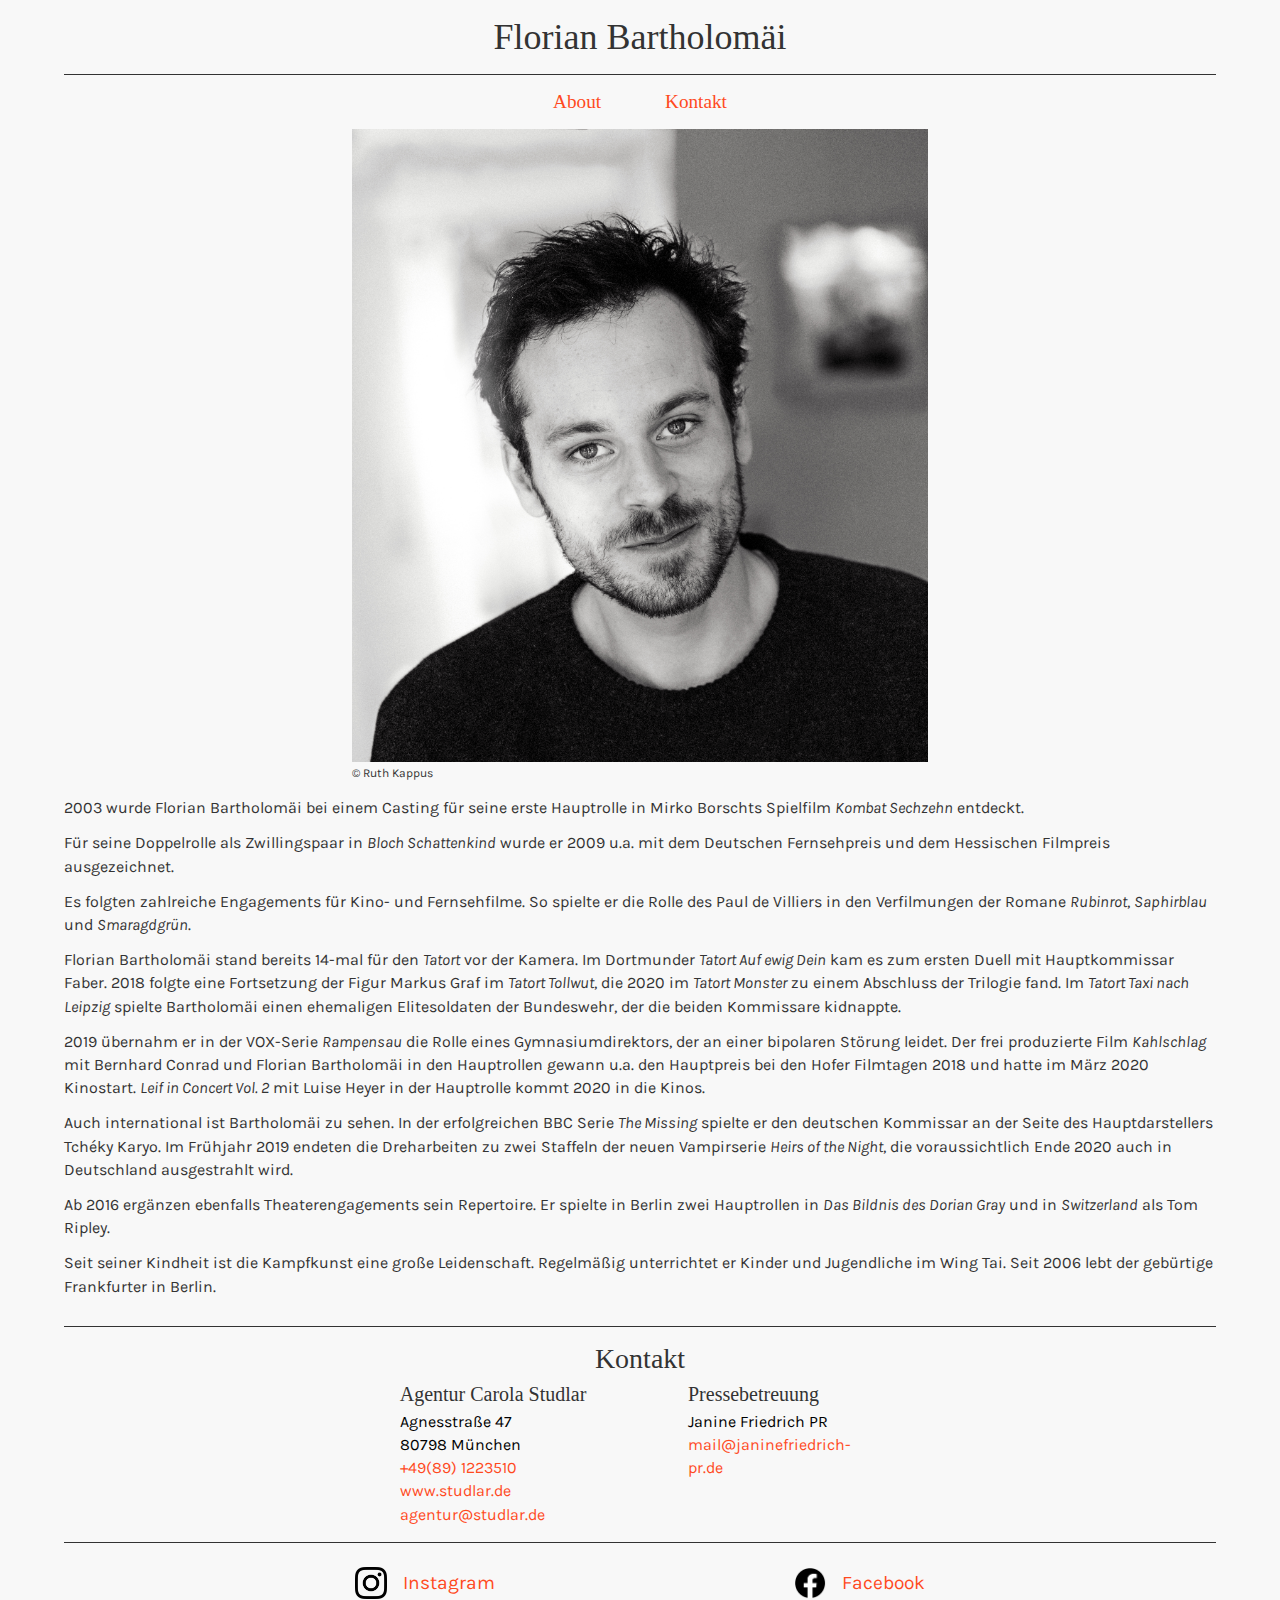
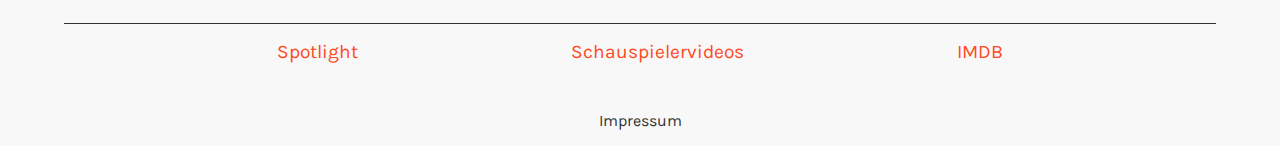
<file: index.html>
<!DOCTYPE html>
<html lang="de">

<head>
    <meta charset="UTF-8">
    <meta name="viewport" content="width=device-width, initial-scale=1.0">
    <title>Florian Bartholomäi</title>
    <link href="https://fonts.googleapis.com/css2?family=Karla&family=Rokkitt&display=swap" rel="stylesheet">
    <link rel="stylesheet" href="assets/css/style.css">
</head>

<body>
    <div class="container">
        <header class="header">
            <span class="header__brand">Florian Bartholomäi</span>
            <nav class="header__nav">
                <ul class="header__nav-list">
                    <li class="header__nav-list__item"><a href="#about" class="header__nav-link">About</a></li>
                    <li class="header__nav-list__item"><a href="#contact" class="header__nav-link">Kontakt</a></li>
                </ul>
            </nav>
        </header>
        <main class="main">
            <section id="start" class="main__section main__section--start">
                <figure class="main__section__figure-start">
                    <img src="assets/img/florian_bartholomaei_x2.png" alt="Florian Bartholomäi"
                        class="figure-start__img--responsive">
                    <figcaption class="figure-start__copyright">&copy; Ruth Kappus</figcaption>
                </figure>
            </section>
            <section id="about" class="main__section main__section--about">
                <!-- <h1 class="main__section__h1">About</h1> -->
                <p class="main__section__paragraph">2003 wurde Florian Bartholomäi bei einem Casting für seine erste
                    Hauptrolle in Mirko
                    Borschts Spielfilm <em>Kombat Sechzehn</em> entdeckt.</p>
                <p class="main__section__paragraph">Für seine Doppelrolle als Zwillingspaar in <em>Bloch
                        Schattenkind</em>
                    wurde er 2009 u.a. mit dem Deutschen Fernsehpreis und dem Hessischen Filmpreis
                    ausgezeichnet.</p>
                <p class="main__section__paragraph">Es folgten zahlreiche Engagements für Kino- und Fernsehfilme. So
                    spielte er die Rolle des Paul de Villiers in den Verfilmungen der Romane <em>Rubinrot</em>,
                    <em>Saphirblau</em> und
                    <em>Smaragdgrün</em>.</p>
                <p class="main__section__paragraph">Florian Bartholomäi stand bereits 14-mal für den <em>Tatort</em> vor
                    der
                    Kamera. Im Dortmunder <em>Tatort Auf ewig Dein</em> kam es zum ersten Duell mit Hauptkommissar
                    Faber. 2018
                    folgte eine Fortsetzung der Figur Markus Graf im <em>Tatort Tollwut</em>, die 2020 im <em>Tatort
                        Monster</em> zu einem
                    Abschluss der Trilogie fand. Im <em>Tatort Taxi nach Leipzig</em> spielte Bartholomäi einen
                    ehemaligen
                    Elitesoldaten der Bundeswehr, der die beiden Kommissare kidnappte.</p>
                <p class="main__section__paragraph">2019 übernahm er in der VOX-Serie <em>Rampensau</em> die Rolle eines
                    Gymnasiumdirektors, der an einer bipolaren Störung leidet. Der frei
                    produzierte Film <em>Kahlschlag</em> mit Bernhard Conrad und Florian Bartholomäi in den Hauptrollen
                    gewann
                    u.a. den Hauptpreis bei den Hofer Filmtagen 2018 und hatte im März 2020 Kinostart. <em>Leif in
                        Concert Vol. 2</em> mit Luise Heyer in der Hauptrolle kommt 2020 in die Kinos.</p>
                <p class="main__section__paragraph">Auch international ist Bartholomäi zu sehen. In der erfolgreichen
                    BBC Serie <em>The Missing</em> spielte er den deutschen Kommissar an der Seite des Hauptdarstellers
                    Tchéky
                    Karyo. Im Frühjahr 2019 endeten die Dreharbeiten zu zwei Staffeln der neuen Vampirserie <em>Heirs of
                        the Night</em>, die voraussichtlich Ende 2020 auch in Deutschland ausgestrahlt wird.</p>
                <p class="main__section__paragraph">Ab 2016 ergänzen ebenfalls Theaterengagements sein Repertoire.
                    Er spielte in Berlin zwei Hauptrollen in <em>Das Bildnis des Dorian Gray</em> und in
                    <em>Switzerland</em> als Tom Ripley.</p>
                <p class="main__section__paragraph">Seit seiner Kindheit ist die Kampfkunst eine große Leidenschaft.
                    Regelmäßig unterrichtet er Kinder und Jugendliche im Wing Tai. Seit 2006 lebt der gebürtige
                    Frankfurter in Berlin.</p>
            </section>
            <section id="contact" class="main__section main__section--contact">
                <h1 class="main__section__h1">Kontakt</h1>
                <div class="main__contact__container">
                    <div class="contact__container__card">
                        <h2 class="contact__headline">Agentur Carola Studlar</h2>
                        <address class="contact__address">
                            Agnesstraße 47 <br>
                            80798 München <br>
                            <a href="tel:+49(89) 1223510" class="address__link">+49(89) 1223510</a><br>
                            <a href="https://www.studlar.de/schauspieler/florian-bartholomaei"
                                class="address__link">www.studlar.de</a><br>
                            <a href="mailto:agentur@studlar.de" class="address__link">agentur@studlar.de</a>
                        </address>
                    </div>
                    <div class="contact__container__card">
                        <h2 class="contact__headline">Pressebetreuung</h2>
                        <address class="contact__address">
                            Janine Friedrich PR <br>
                            <a href="mailto:mail@janinefriedrich-pr.de" class="address__link">mail@janinefriedrich-pr.de</a>
                        </address>
                    </div>
                </div>
            </section>
        </main>
        <footer class="footer">
            <nav class="footer__social-nav">
                <ul class="footer__social-nav__list">
                    <li class="social-nav__item">
                        <a href="https://www.instagram.com/florianbartholomaei/?hl=de" class="social-nav__link"
                            target="_blank">
                            <img src="assets/img/glyph-logo_May2016.png" alt="Instagram Logo" class="social-nav__icon">
                            <span>Instagram</span>
                        </a>
                    </li>
                    <li class="social-nav__item">
                        <a href="https://www.facebook.com/FlorianBartholomaei/" class="social-nav__link"
                            target="_blank">
                            <img src="assets/img/f_logo_RGB-Black_58.png" alt="Instagram Logo" class="social-nav__icon">
                            <span>Facebook</span>
                        </a>
                    </li>
                </ul>
            </nav>
            <nav class="footer__db-nav">
                <ul class="footer__db-nav__list">
                    <li class="db-nav__item">
                        <a href="https://www.spotlight.com/interactive/cv/2933-0168-5674" class="db-nav__link"
                            target="_blank">Spotlight</a>
                    </li>
                    <li class="db-nav__item">
                        <a href="https://www.schauspielervideos.de/fullprofile/schauspieler-florian-bartholomaei.html"
                            class="db-nav__link" target="_blank">Schauspielervideos</a>
                    </li>
                    <li class="db-nav__item">
                        <a href="https://www.imdb.com/name/nm1921479/?ref_=nv_sr_srsg_0" class="db-nav__link"
                            target="_blank">IMDB</a>
                    </li>
                </ul>
            </nav>
            <nav class="footer__legal-nav">
                <ul class="footer__legal-nav__list">
                    <li class="legal-nav__item">
                        <a href="imprint.html" class="legal-nav__link">Impressum</a>
                    </li>
                </ul>
            </nav>
        </footer>
    </div>
</body>

</html>
</file>
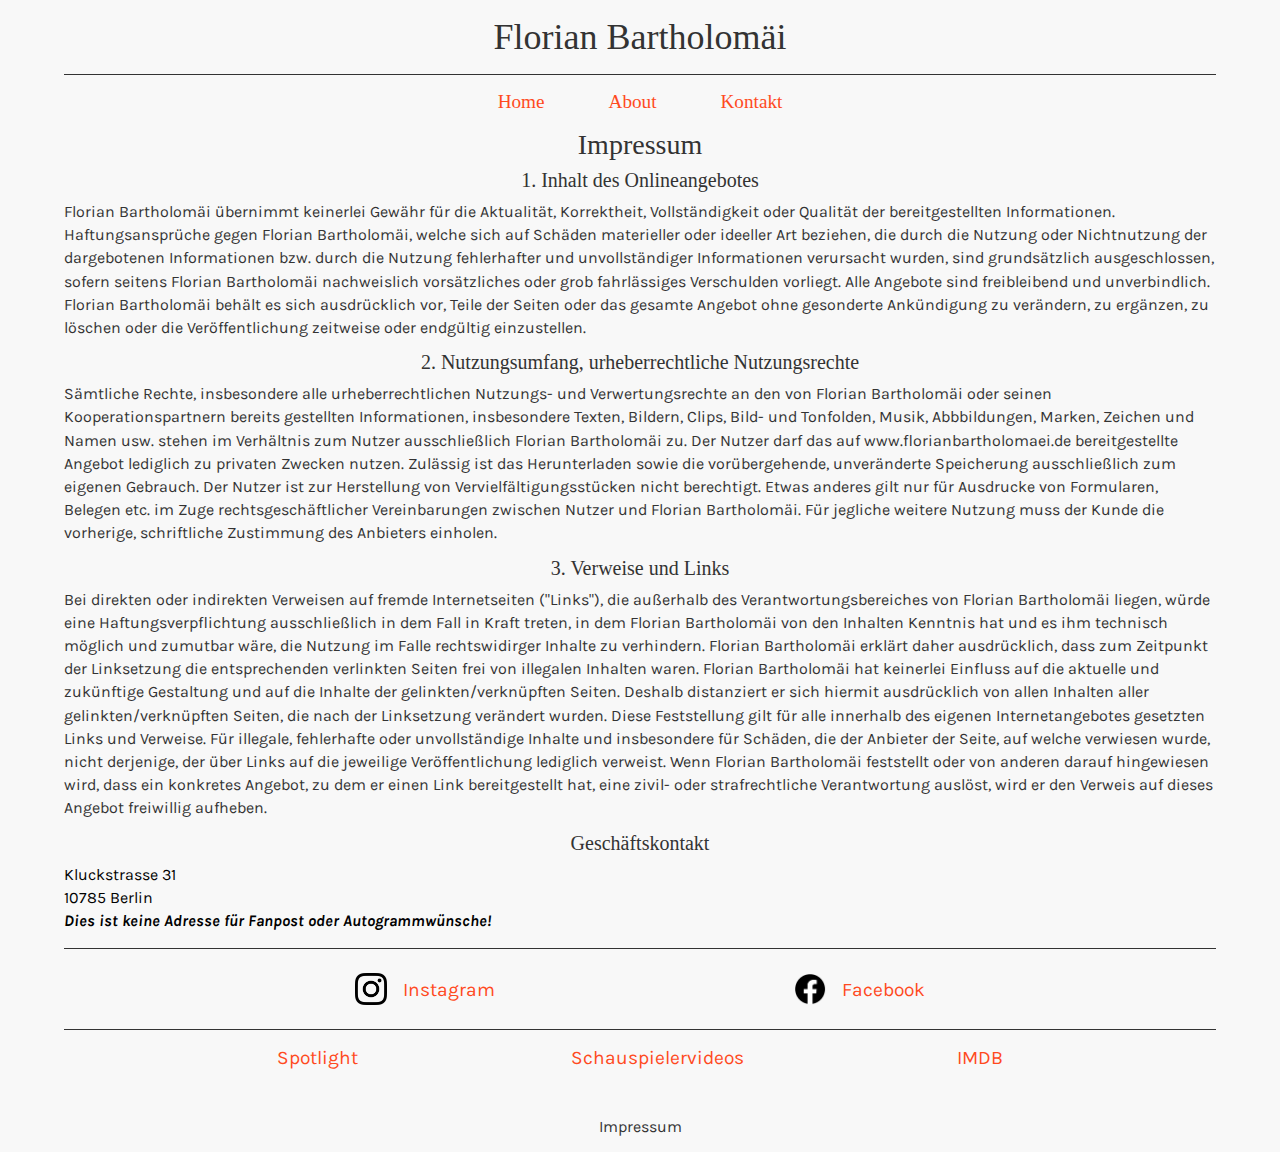
<file: imprint.html>
<!DOCTYPE html>
<html lang="de">

<head>
    <meta charset="UTF-8">
    <meta name="viewport" content="width=device-width, initial-scale=1.0">
    <title>Florian Bartholomäi</title>
    <link href="https://fonts.googleapis.com/css2?family=Karla&family=Rokkitt&display=swap" rel="stylesheet">
    <link rel="stylesheet" href="assets/css/style.css">
</head>

<body>
    <div class="container">
        <header class="header">
            <span class="header__brand">Florian Bartholomäi</span>
            <nav class="header__nav">
                <ul class="header__nav-list">
                    <li class="header__nav-list__item"><a href="index.html" class="header__nav-link">Home</a></li>
                    <li class="header__nav-list__item"><a href="index.html#about" class="header__nav-link">About</a></li>
                    <li class="header__nav-list__item"><a href="index.html#contact" class="header__nav-link">Kontakt</a></li>
                </ul>
            </nav>
        </header>
        <main class="main">
            <section class="main__section">
                <h1 class="main__section__h1">Impressum</h1>
                <h2 class="main__section__h2">1. Inhalt des Onlineangebotes</h2>
                <p class="main__section__paragraph">Florian Bartholom&auml;i &uuml;bernimmt keinerlei Gew&auml;hr
                    f&uuml;r die Aktualit&auml;t, Korrektheit, Vollst&auml;ndigkeit oder Qualit&auml;t der
                    bereitgestellten Informationen.
                    Haftungsanspr&uuml;che gegen Florian Bartholom&auml;i, welche sich auf Sch&auml;den materieller oder
                    ideeller Art beziehen, die durch die Nutzung oder Nichtnutzung
                    der dargebotenen Informationen bzw. durch die Nutzung fehlerhafter und unvollst&auml;ndiger
                    Informationen verursacht wurden, sind grunds&auml;tzlich
                    ausgeschlossen, sofern seitens Florian Bartholom&auml;i nachweislich vors&auml;tzliches oder grob
                    fahrl&auml;ssiges Verschulden vorliegt.
                    Alle Angebote sind freibleibend und unverbindlich. Florian Bartholom&auml;i beh&auml;lt es sich
                    ausdr&uuml;cklich vor, Teile der Seiten oder das gesamte Angebot
                    ohne gesonderte Ank&uuml;ndigung zu ver&auml;ndern, zu erg&auml;nzen, zu l&ouml;schen oder die
                    Ver&ouml;ffentlichung zeitweise oder endg&uuml;ltig einzustellen.</p>
                <h2 class="main__section__h2">2. Nutzungsumfang, urheberrechtliche Nutzungsrechte</h2>
                <p class="main__section__paragraph">S&auml;mtliche Rechte, insbesondere alle urheberrechtlichen
                    Nutzungs- und Verwertungsrechte an den von Florian Bartholom&auml;i oder seinen Kooperationspartnern
                    bereits gestellten Informationen, insbesondere Texten, Bildern, Clips, Bild- und Tonfolden, Musik,
                    Abbbildungen, Marken, Zeichen und Namen usw.
                    stehen im Verh&auml;ltnis zum Nutzer ausschlie&szlig;lich Florian Bartholom&auml;i zu.
                    Der Nutzer darf das auf www.florianbartholomaei.de bereitgestellte Angebot lediglich zu privaten
                    Zwecken nutzen.
                    Zul&auml;ssig ist das Herunterladen sowie die vor&uuml;bergehende, unver&auml;nderte Speicherung
                    ausschlie&szlig;lich zum eigenen Gebrauch. Der Nutzer ist zur
                    Herstellung von Vervielf&auml;ltigungsst&uuml;cken nicht berechtigt. Etwas anderes gilt nur f&uuml;r
                    Ausdrucke von Formularen, Belegen etc. im Zuge
                    rechtsgesch&auml;ftlicher Vereinbarungen zwischen Nutzer und Florian Bartholom&auml;i. F&uuml;r
                    jegliche weitere Nutzung muss der Kunde die vorherige,
                    schriftliche Zustimmung des Anbieters einholen.</p>
                <h2 class="main__section__h2">3. Verweise und Links</h2>
                <p class="main__section__paragraph">Bei direkten oder indirekten Verweisen auf fremde Internetseiten
                    ("Links"), die au&szlig;erhalb des Verantwortungsbereiches von Florian Bartholom&auml;i
                    liegen, w&uuml;rde eine Haftungsverpflichtung ausschlie&szlig;lich in dem Fall in Kraft treten, in
                    dem Florian Bartholom&auml;i von den Inhalten Kenntnis hat und
                    es ihm technisch m&ouml;glich und zumutbar w&auml;re, die Nutzung im Falle rechtswidirger Inhalte zu
                    verhindern.
                    Florian Bartholom&auml;i erkl&auml;rt daher ausdr&uuml;cklich, dass zum Zeitpunkt der Linksetzung
                    die entsprechenden verlinkten Seiten frei von illegalen
                    Inhalten waren. Florian Bartholom&auml;i hat keinerlei Einfluss auf die aktuelle und zuk&uuml;nftige
                    Gestaltung und auf die Inhalte der gelinkten/verkn&uuml;pften
                    Seiten. Deshalb distanziert er sich hiermit ausdr&uuml;cklich von allen Inhalten aller
                    gelinkten/verkn&uuml;pften Seiten, die nach der Linksetzung ver&auml;ndert
                    wurden. Diese Feststellung gilt f&uuml;r alle innerhalb des eigenen Internetangebotes gesetzten
                    Links und Verweise. F&uuml;r illegale, fehlerhafte oder
                    unvollst&auml;ndige Inhalte und insbesondere f&uuml;r Sch&auml;den, die der Anbieter der Seite, auf
                    welche verwiesen wurde, nicht derjenige, der &uuml;ber Links auf die
                    jeweilige Ver&ouml;ffentlichung lediglich verweist.
                    Wenn Florian Bartholom&auml;i feststellt oder von anderen darauf hingewiesen wird, dass ein
                    konkretes Angebot, zu dem er einen Link bereitgestellt hat,
                    eine zivil- oder strafrechtliche Verantwortung ausl&ouml;st, wird er den Verweis auf dieses Angebot
                    freiwillig aufheben.</p>
                <h2 class="main__section__h2">Geschäftskontakt</h2>
                <address class="contact__address--imprint">
                    Kluckstrasse 31 <br>
                    10785 Berlin <br>
                    <strong><em>Dies ist keine Adresse f&uuml;r Fanpost oder Autogrammw&uuml;nsche!</em></strong>
                </address>
            </section>
        </main>
        <footer class="footer">
            <nav class="footer__social-nav">
                <ul class="footer__social-nav__list">
                    <li class="social-nav__item">
                        <a href="https://www.instagram.com/florianbartholomaei/?hl=de" class="social-nav__link"
                            target="_blank">
                            <img src="assets/img/glyph-logo_May2016.png" alt="Instagram Logo" class="social-nav__icon">
                            <span>Instagram</span>
                        </a>
                    </li>
                    <li class="social-nav__item">
                        <a href="https://www.facebook.com/FlorianBartholomaei/" class="social-nav__link"
                            target="_blank">
                            <img src="assets/img/f_logo_RGB-Black_58.png" alt="Instagram Logo" class="social-nav__icon">
                            <span>Facebook</span>
                        </a>
                    </li>
                </ul>
            </nav>
            <nav class="footer__db-nav">
                <ul class="footer__db-nav__list">
                    <li class="db-nav__item">
                        <a href="https://www.spotlight.com/interactive/cv/2933-0168-5674" class="db-nav__link"
                            target="_blank">Spotlight</a>
                    </li>
                    <li class="db-nav__item">
                        <a href="https://www.schauspielervideos.de/fullprofile/schauspieler-florian-bartholomaei.html"
                            class="db-nav__link" target="_blank">Schauspielervideos</a>
                    </li>
                    <li class="db-nav__item">
                        <a href="https://www.imdb.com/name/nm1921479/?ref_=nv_sr_srsg_0" class="db-nav__link"
                            target="_blank">IMDB</a>
                    </li>
                </ul>
            </nav>
            <nav class="footer__legal-nav">
                <ul class="footer__legal-nav__list">
                    <li class="legal-nav__item">
                        <a href="#" class="legal-nav__link">Impressum</a>
                    </li>
                </ul>
            </nav>
        </footer>
    </div>
</body>

</html>
</file>
<file: assets/css/style.css>
* {
    margin: 0;
    padding: 0;
    border: none;
}

html {
    font-size: medium;
}

:root {
    --highlight-color: #ff4a1e;
}

ul {
    list-style-type: none;
}

body {
    background-color: #f8f8f8;
}

.container {
    align-items: center;
    display: flex;
    flex-flow: column nowrap;
    justify-content: center;
    margin: 0 auto;
    width: 90%;
}

.header {
    align-items: center;
    display: flex;
    flex-flow: column nowrap;
    justify-content: center;
    margin: 1rem 0;
    width: 100%;
}

.header__brand {
    align-self: center;
    border-bottom: 1px solid #333;
    color: #333;
    display: block;
    font-family: 'Rokkit', serif;
    font-size: 2.25rem;
    margin-bottom: 1rem;
    padding-bottom: 1rem;
    text-align: center;
    width: 100%;
}

.header__nav {
    width: 100%;
}

.header__nav-list {
    align-items: center;
    display: flex;
    flex-flow: row nowrap;
    justify-content: center;
}

.header__nav-list__item {
    display: block;
    margin: 0 2rem;
}

.header__nav-link {
    color: var(--highlight-color);
    font-family: 'Rokkit', serif;
    font-size: 1.2rem;
    text-decoration: none;
}

.main__section {
    align-items: center;
    display: flex;
    flex-flow: column nowrap;
    justify-content: flex-start;
    margin: 0 0 1rem 0;
    width: 100%;
}

.main__section.main__section--start {
    justify-content: center;
}

.main__section.main__section--about {
    border-bottom: 1px solid #333;
    padding-bottom: 1rem;
}

.main__section__h1 {
    align-self: center;
    color: #333;
    font-family: 'Rokkit', serif;
    font-size: 1.75rem;
    font-weight: 500;
    margin-bottom: 0.5rem;
}

.main__section__h2 {
    align-self: center;
    color: #333;
    font-family: 'Rokkit', serif;
    font-size: 1.25rem;
    font-weight: 500;
    margin-bottom: 0.5rem;
}

.figure-start__img--responsive {
    height: auto;
    width: 100%;
}

.figure-start__copyright {
    color: #333;
    font-family: 'Karla', non-serif;
    font-size: 0.75rem;
}

.main__section__paragraph {
    align-self: flex-start;
    color: #333;
    font-family: 'Karla', non-serif;
    line-height: 1.45rem;
    margin-bottom: 0.75rem;
}

.main__contact__container {
    align-items: center;
    display: flex;
    flex-flow: column nowrap;
    justify-content: flex-start;
}

.contact__container__card {
    margin-bottom: 0.5rem;
    width: 100%;
}

.contact__container__card {
    margin: 1rem 0;
    word-wrap: none;
}

.contact__headline {
    color: #333;
    font-family: 'Rokkit', serif;
    font-size: 1.25rem;
    font-weight: 400;
    margin-bottom: 0.25rem;
}

.contact__address {
    font-family: 'Karla', non-serif;
    font-style: normal;
    line-height: 1.45rem;
}

.contact__address--imprint {
    align-self: start;
    font-family: 'Karla', non-serif;
    font-style: normal;
    line-height: 1.45rem;
}

.address__link {
    color: var(--highlight-color);
    text-decoration: none;
}

.footer {
    align-items: center;
    border-top: 1px solid #333;
    display: flex;
    flex-flow: column nowrap;
    justify-content: flex-start;
    padding: 1rem 0;
    width: 100%;
}

.footer__social-nav {
    border-bottom: 1px solid #333;
    padding-bottom: 1rem;
    margin-bottom: 1rem;
    width: 100%;
}

.footer__social-nav__list {
    align-items: flex-start;
    display: flex;
    flex-flow: row wrap;
    justify-content: space-evenly;
}

.social-nav__link {
    align-items: center;
    color: var(--highlight-color);
    display: flex;
    font-family: 'Karla', non-serif;
    font-size: 1.2rem;
    justify-content: center;
    text-decoration: none;
}
.social-nav__link img,
.social-nav__link span {
    display: block;
    margin: 0.5rem;
}


.social-nav__icon {
    height: 2rem;
    width: 2rem;
}

.footer__db-nav {
    width: 100%;
    margin-bottom: 1rem;
}

.footer__db-nav__list {
    align-items: flex-start;
    display: flex;
    flex-flow: row wrap;
    justify-content: space-evenly;
}

.db-nav__item {
    display: block;
}

.db-nav__link {
    color: var(--highlight-color);
    font-family: 'Karla', non-serif;
    font-size: 1.2rem;
    text-decoration: none;
}

.footer__legal-nav {
    margin-top: 2rem;
}

.footer__legal-nav__list {
    align-items: flex-start;
    display: flex;
    flex-flow: row wrap;
    justify-content: space-evenly;
}

.legal-nav__link {
    color: #333;
    font-family: 'Karla', non-serif;
    text-decoration: none;
}

@media (min-width: 667px) {
    .main__contact__container {
        align-items: flex-start;
        display: flex;
        flex-flow: row nowrap;
        justify-content: space-evenly;
    }

    .contact__container__card {
        margin: 0 2rem;
        width: 100%;
    }
}

@media (min-width: 992px) {
    .main__section__figure-start {
        width: 50%;
    }

    .figure-start__img--responsive {
        height: auto;
    }

    .contact__container__card {
        margin: 0 3rem;
    }
}
</file>
